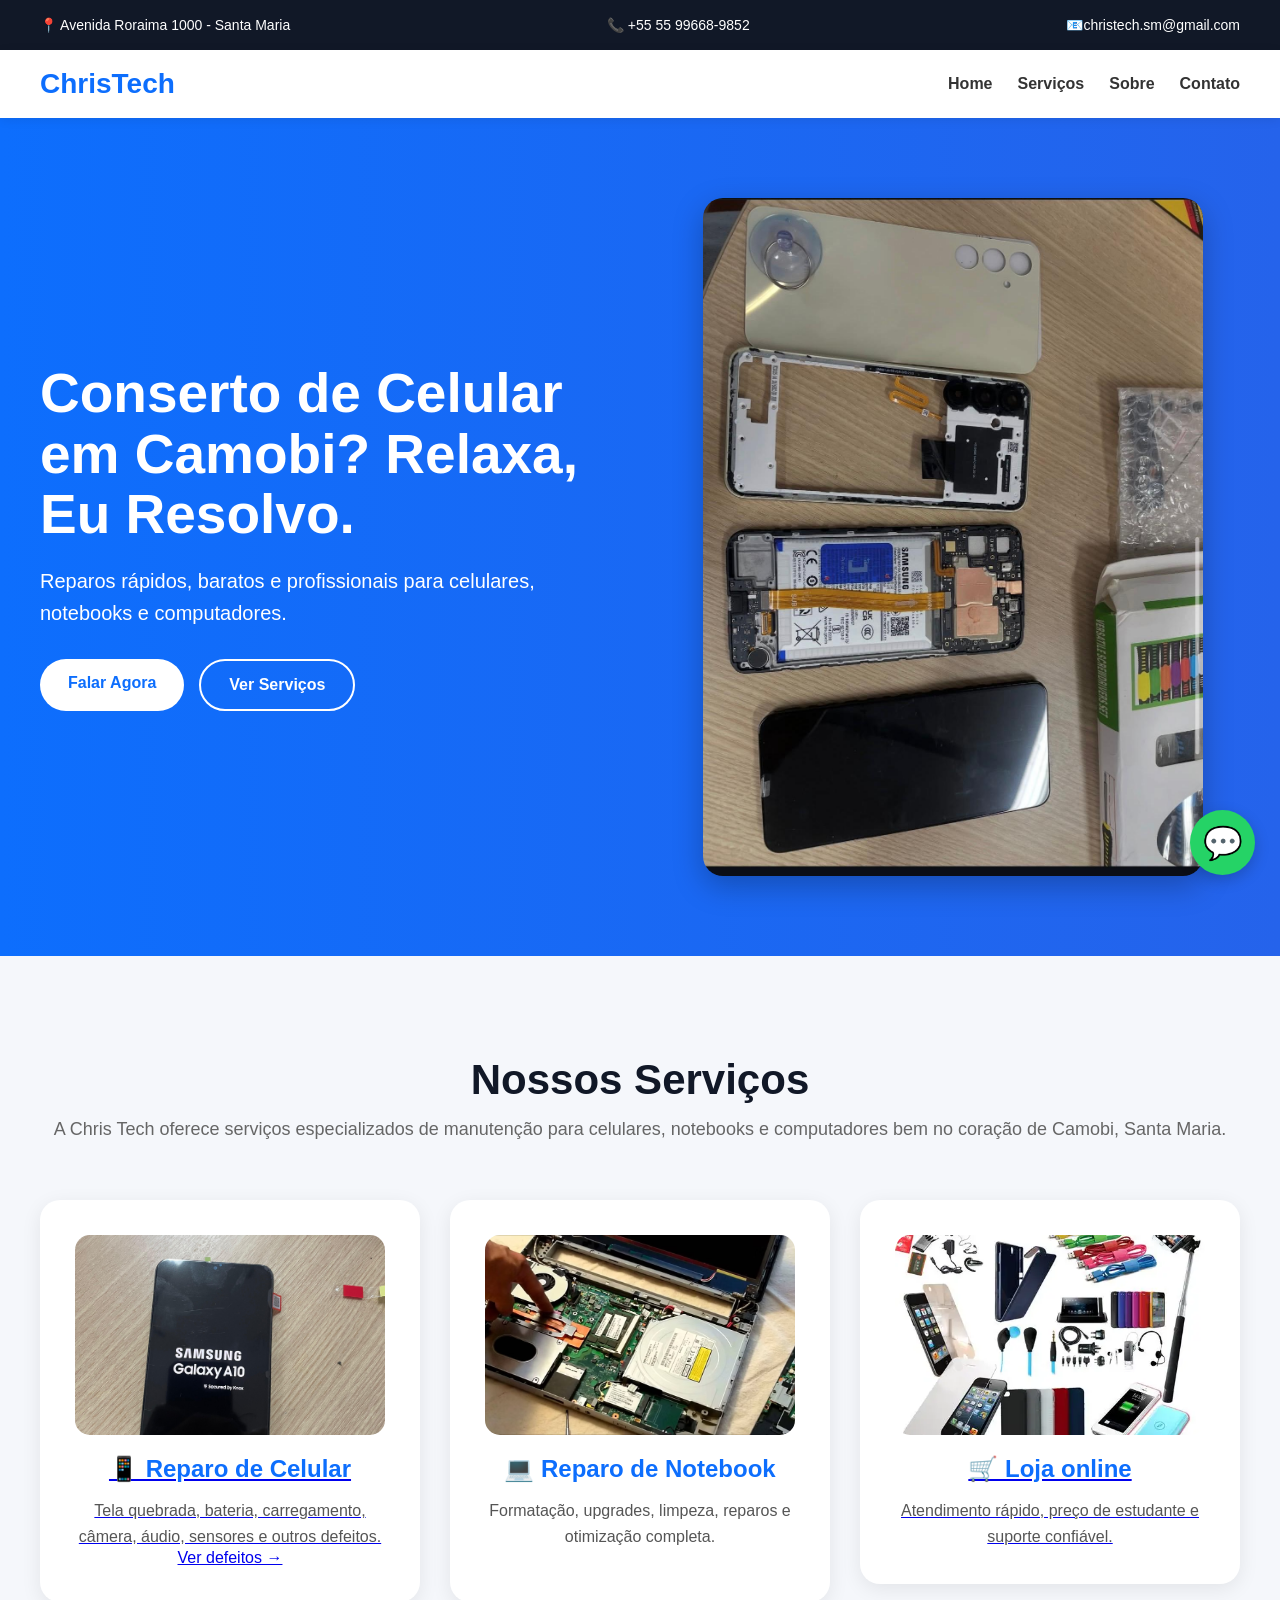
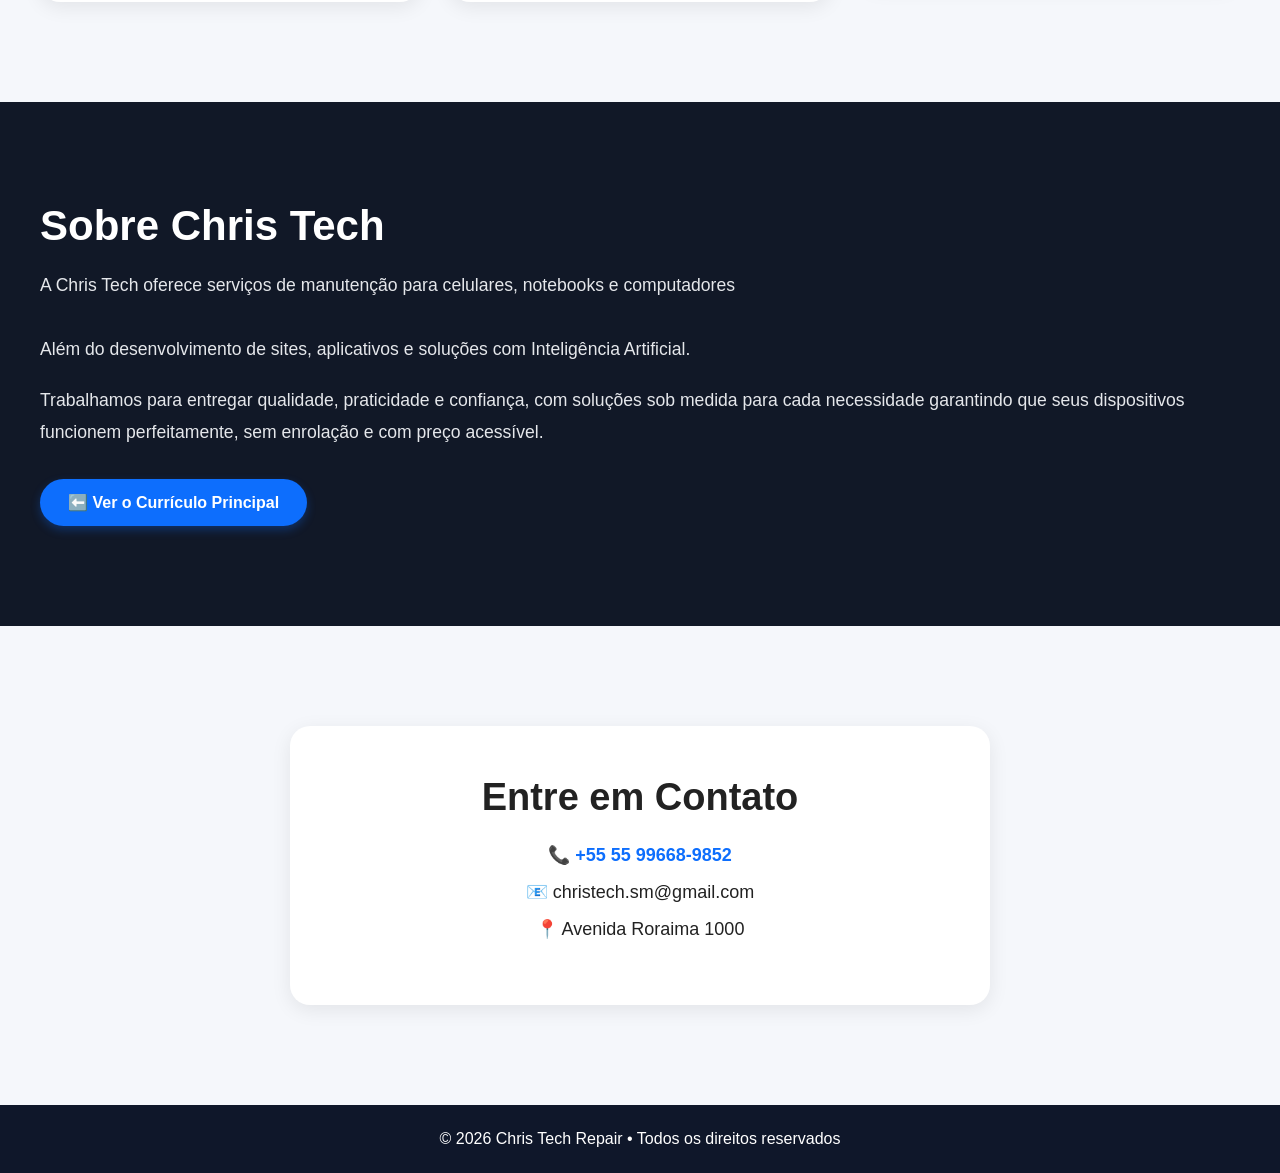
<file: index.html>
<html lang="pt-BR">
<head>
    <link rel="canonical" href="https://loja.christech-sm.workers.dev/">

<meta charset="UTF-8" />
<meta name="viewport" content="width=device-width, initial-scale=1.0"/>
<meta name="google-site-verification" content="ZQ9uErVaYVEAl9lxAPbhTHSlb5ZnJgMe4-XVDe241gU" />
<meta name="google-site-verification" content="z5FSrpfMyktOHPdz43reXYa7mak_BW3ewDcpeQDO23k" />

<meta name="description" content="Procurando conserto de celular em Camobi, Santa Maria? A Chris Tech oferece reparo rápido de telas, baterias e notebooks com preço justo. Fale conosco!">

<title>Conserto de Celular em Camobi Santa Maria | Chris Tech Repair</title>
<link rel="icon" href="images/christechlogo.jpg" type="image/png">

<style>
    /* RESET */
    * {
        margin:0;
        padding:0;
        box-sizing:border-box;
        font-family:Arial, sans-serif;
    }

    html {
        scroll-behavior:smooth;
    }

    body {
        background:#f5f7fb;
        color:#222;
    }

    /* TOP BAR */
    .top-bar {
        background:#111827;
        color:white;
        padding:12px 40px;
        display:flex;
        justify-content:space-between;
        flex-wrap:wrap;
        font-size:14px;
    }

    .top-bar span {
        margin:5px 0;
    }

    /* NAVBAR */
    nav {
        background:white;
        padding:18px 40px;
        display:flex;
        justify-content:space-between;
        align-items:center;
        box-shadow:0 2px 10px rgba(0,0,0,0.08);
        position:sticky;
        top:0;
        z-index:1000;
    }

    .logo {
        font-size:28px;
        font-weight:bold;
        color:#0d6efd;
    }

    .nav-links {
        display:flex;
        gap:25px;
    }

    .nav-links a {
        text-decoration:none;
        color:#333;
        font-weight:bold;
        transition:0.3s;
    }

    .nav-links a:hover {
        color:#0d6efd;
    }

    /* HERO */
    .hero {
        min-height:90vh;
        display:flex;
        justify-content:center;
        align-items:center;
        padding:80px 40px;
        background:linear-gradient(to right,#0d6efd,#2563eb);
        color:white;
    }

    .hero-container {
        max-width:1200px;
        width:100%;
        display:flex;
        align-items:center;
        justify-content:space-between;
        gap:50px;
        flex-wrap:wrap;
    }

    .hero-text {
        flex:1;
    }

    .hero-text h1 {
        font-size:55px;
        margin-bottom:20px;
        line-height:1.1;
    }

    .hero-text p {
        font-size:20px;
        margin-bottom:30px;
        line-height:1.6;
    }

    .hero-buttons {
        display:flex;
        gap:15px;
        flex-wrap:wrap;
    }

    .btn {
        padding:15px 28px;
        border-radius:40px;
        text-decoration:none;
        font-weight:bold;
        transition:0.3s;
    }

    .btn-primary {
        background:white;
        color:#0d6efd;
    }

    .btn-primary:hover {
        transform:translateY(-4px);
        box-shadow: 0 5px 15px rgba(255,255,255,0.2);
    }

    .btn-secondary {
        border:2px solid white;
        color:white;
    }

    .btn-secondary:hover {
        background:white;
        color:#0d6efd;
    }

    .hero-image {
        flex:1;
        text-align:center;
    }

    .hero-image img {
        width:100%;
        max-width:500px;
        border-radius:20px;
        box-shadow:0 10px 30px rgba(0,0,0,0.25);
    }

    /* SERVICES */
    .services {
        padding:100px 40px;
        text-align:center;
    }

    .section-title {
        font-size:42px;
        margin-bottom:15px;
        color:#111827;
    }

    .section-subtitle {
        color:#666;
        margin-bottom:60px;
        font-size:18px;
    }

    .service-grid {
        display:grid;
        grid-template-columns:repeat(auto-fit,minmax(280px,1fr));
        gap:30px;
    }

    .card {
        background:white;
        padding:35px;
        border-radius:20px;
        box-shadow:0 5px 20px rgba(0,0,0,0.08);
        transition:0.3s;
    }

    .card:hover {
        transform:translateY(-10px);
        box-shadow:0 12px 25px rgba(0,0,0,0.12);
    }

    .card img {
        width:100%;
        height:200px;
        object-fit:cover;
        border-radius:15px;
        margin-bottom:20px;
    }

    .card h3 {
        margin-bottom:15px;
        color:#0d6efd;
        font-size:24px;
    }

    .card p {
        color:#555;
        line-height:1.6;
    }

    /* ABOUT */
    .about {
        padding:100px 40px;
        background:#111827;
        color:white;
    }

    .about-container {
        max-width:1200px;
        margin:auto;
        display:flex;
        align-items:center;
        gap:50px;
        flex-wrap:wrap;
    }

    .about-text {
        flex:1;
        text-align:left;
    }

    .about-text h2 {
        font-size:42px;
        margin-bottom:20px;
        color:#ffffff;
    }

    .about-text p {
        line-height:1.8;
        font-size:1.1rem;
        margin-bottom:20px;
        color:#e5e7eb;
    }

    .about-image {
        flex:1;
    }

    .about-image img {
        width:100%;
        border-radius:20px;
        box-shadow:0 10px 25px rgba(0,0,0,0.5);
    }

    /* ACTIONS & BACK BUTTON */
    .about-actions {
        margin-top: 30px;
        text-align: left;
    }

    .btn-back {
        display: inline-block;
        background: #0d6efd;
        color: #fff;
        padding: 14px 28px;
        border-radius: 40px;
        font-weight: bold;
        text-decoration: none;
        transition: all 0.3s ease;
        box-shadow: 0 4px 10px rgba(13, 110, 253, 0.3);
    }

    .btn-back:hover {
        background: #0b5ed7;
        transform: translateY(-3px);
        box-shadow: 0 6px 15px rgba(13, 110, 253, 0.5);
    }

    /* CONTACT */
    .contact {
        padding:100px 40px;
        text-align:center;
    }

    .contact-box {
        max-width:700px;
        margin:auto;
        background:white;
        padding:50px;
        border-radius:20px;
        box-shadow:0 5px 20px rgba(0,0,0,0.08);
    }

    .contact-box h2 {
        margin-bottom:25px;
        font-size:38px;
    }

    .contact-box p {
        margin:15px 0;
        font-size:18px;
    }

    /* WHATSAPP */
    .whatsapp {
        position:fixed;
        bottom:25px;
        right:25px;
        background:#25D366;
        color:white;
        width:65px;
        height:65px;
        border-radius:50%;
        display:flex;
        justify-content:center;
        align-items:center;
        font-size:32px;
        text-decoration:none;
        box-shadow:0 5px 15px rgba(0,0,0,0.2);
        transition: 0.3s ease;
        z-index: 999;
    }

    .whatsapp:hover {
        transform: scale(1.1);
    }

    /* FOOTER */
    footer {
        background:#0f172a;
        color:white;
        text-align:center;
        padding:25px;
    }

    /* MOBILE RESPONSIVE */
    @media(max-width:900px){
        .hero-text h1{
            font-size:40px;
        }

        .hero{
            text-align:center;
        }

        .hero-buttons {
            justify-content: center;
        }

        .nav-links{
            display:none;
        }

        .top-bar{
            flex-direction:column;
            text-align:center;
        }

        .about-text {
            text-align: center;
        }

        .about-actions {
            text-align: center;
        }
    }
</style>
</head>

<body>

<div class="top-bar">
    <span>📍 Avenida Roraima 1000 - Santa Maria</span>
    <span><a href="redirect.html" style="color: inherit; text-decoration: none;">📞 +55 55 99668-9852</a></span>
    <span>📧christech.sm@gmail.com</span>
</div>

<nav>
    <div class="logo">ChrisTech</div>
    <div class="nav-links">
        <a href="#">Home</a>
        <a href="device_defect_catalog/telas.html">Serviços</a>
        <a href="#about">Sobre</a>
        <a href="#contact">Contato</a>
    </div>
</nav>

<section class="hero">
    <div class="hero-container">
        <div class="hero-text">
            <h1>Conserto de Celular em Camobi? Relaxa, Eu Resolvo.</h1>
            <p>
                Reparos rápidos, baratos e profissionais para celulares,
                notebooks e computadores.
            </p>
            <div class="hero-buttons">
                <a href="redirect.html" class="btn btn-primary">Falar Agora</a>
                <a href="device_defect_catalog/telas.html" class="btn btn-secondary">Ver Serviços</a>
            </div>
        </div>
        <div class="hero-image">
            <img src="repair.jpg" alt="Repair">
        </div>
    </div>
</section>

<section class="services" id="services">
    <h2 class="section-title">Nossos Serviços</h2>
    <p class="section-subtitle">
        A Chris Tech oferece serviços especializados de manutenção para celulares, notebooks e computadores bem no coração de Camobi, Santa Maria.
    </p>
   <a href="device_defect_catalog/telas.html" class="service-link">
<div class="service-grid">
    <div class="card">
        <img
            src="phone-repair.jpg"
            alt="Conserto de celular em Camobi - Chris Tech">
        <h3>📱 Reparo de Celular</h3>
        <p>
            Tela quebrada, bateria, carregamento, câmera,
            áudio, sensores e outros defeitos.
        </p>

        <span class="service-button">
            Ver defeitos →
        </span>
    </div>
   </a>


        <div class="card">
            <img src="laptop-repair.jpg" alt="Laptop Repair">
            <h3>💻 Reparo de Notebook</h3>
            <p>
                Formatação, upgrades, limpeza,
                reparos e otimização completa.
            </p>
        </div>

        <a href="store.html"><div class="card">
            <img src="loja.webp" alt="Loja">
            <h3>🛒 Loja online</h3></h3>
            <p>
                Atendimento rápido, preço de estudante
                e suporte confiável.
            </p>
        </div></a>
    </div>
</section>

<section class="about" id="about">
    <div class="about-container">
        <div class="about-text">
            <h2>Sobre Chris Tech</h2>
            <p>
                A Chris Tech oferece serviços de manutenção para celulares, notebooks e computadores <br><br>
                Além do desenvolvimento de sites, aplicativos e soluções com Inteligência Artificial.
            <p>
               Trabalhamos para entregar qualidade, praticidade e confiança, com soluções sob medida para cada necessidade garantindo que seus dispositivos funcionem perfeitamente, sem enrolação e com preço acessível.
            </p>
            </p>
            
            <div class="about-actions">
                <a href="curriculum.html" class="btn-back">⬅️ Ver o Currículo Principal</a>
            </div>
        </div>
    </div>
</section>

<section class="contact" id="contact">
    <div class="contact-box">
        <h2>Entre em Contato</h2>
        <p><a href="redirect.html" style="color: #0d6efd; text-decoration: none; font-weight: bold;">📞 +55 55 99668-9852</a></p>
        <p>📧 christech.sm@gmail.com</p>
        <p>📍 Avenida Roraima 1000</p>
    </div>
</section>

<a class="whatsapp" href="redirect.html">💬</a>

<footer>
    <p>© 2026 Chris Tech Repair • Todos os direitos reservados</p>
</footer>
<script type="application/ld+json">
{
  "@context": "https://schema.org",
  "@type": "LocalBusiness",
  "name": "Chris Tech Repair",
  "image": "images/christechlogo.jpg",
  "telephone": "+55 55 99668-9852",
  "email": "christech.sm@gmail.com",
  "address": {
    "@type": "PostalAddress",
    "streetAddress": "Avenida Roraima 1000",
    "addressLocality": "Santa Maria",
    "addressRegion": "RS",
    "addressCountry": "BR"
  },
  "url": "https://loja.christech-sm.workers.dev/",
  "openingHours": "Mo-Su 08:00-21:00"
}
</script>
</body>
    <!-- Google tag (gtag.js) -->
<script async src="https://www.googletagmanager.com/gtag/js?id=G-8LWKJB76ZL">
</script>
<script>
  window.dataLayer = window.dataLayer || [];
  function gtag(){dataLayer.push(arguments);}
  gtag('js', new Date());

  gtag('config', 'G-8LWKJB76ZL');
</script>
</body>
    
</html>
</file>
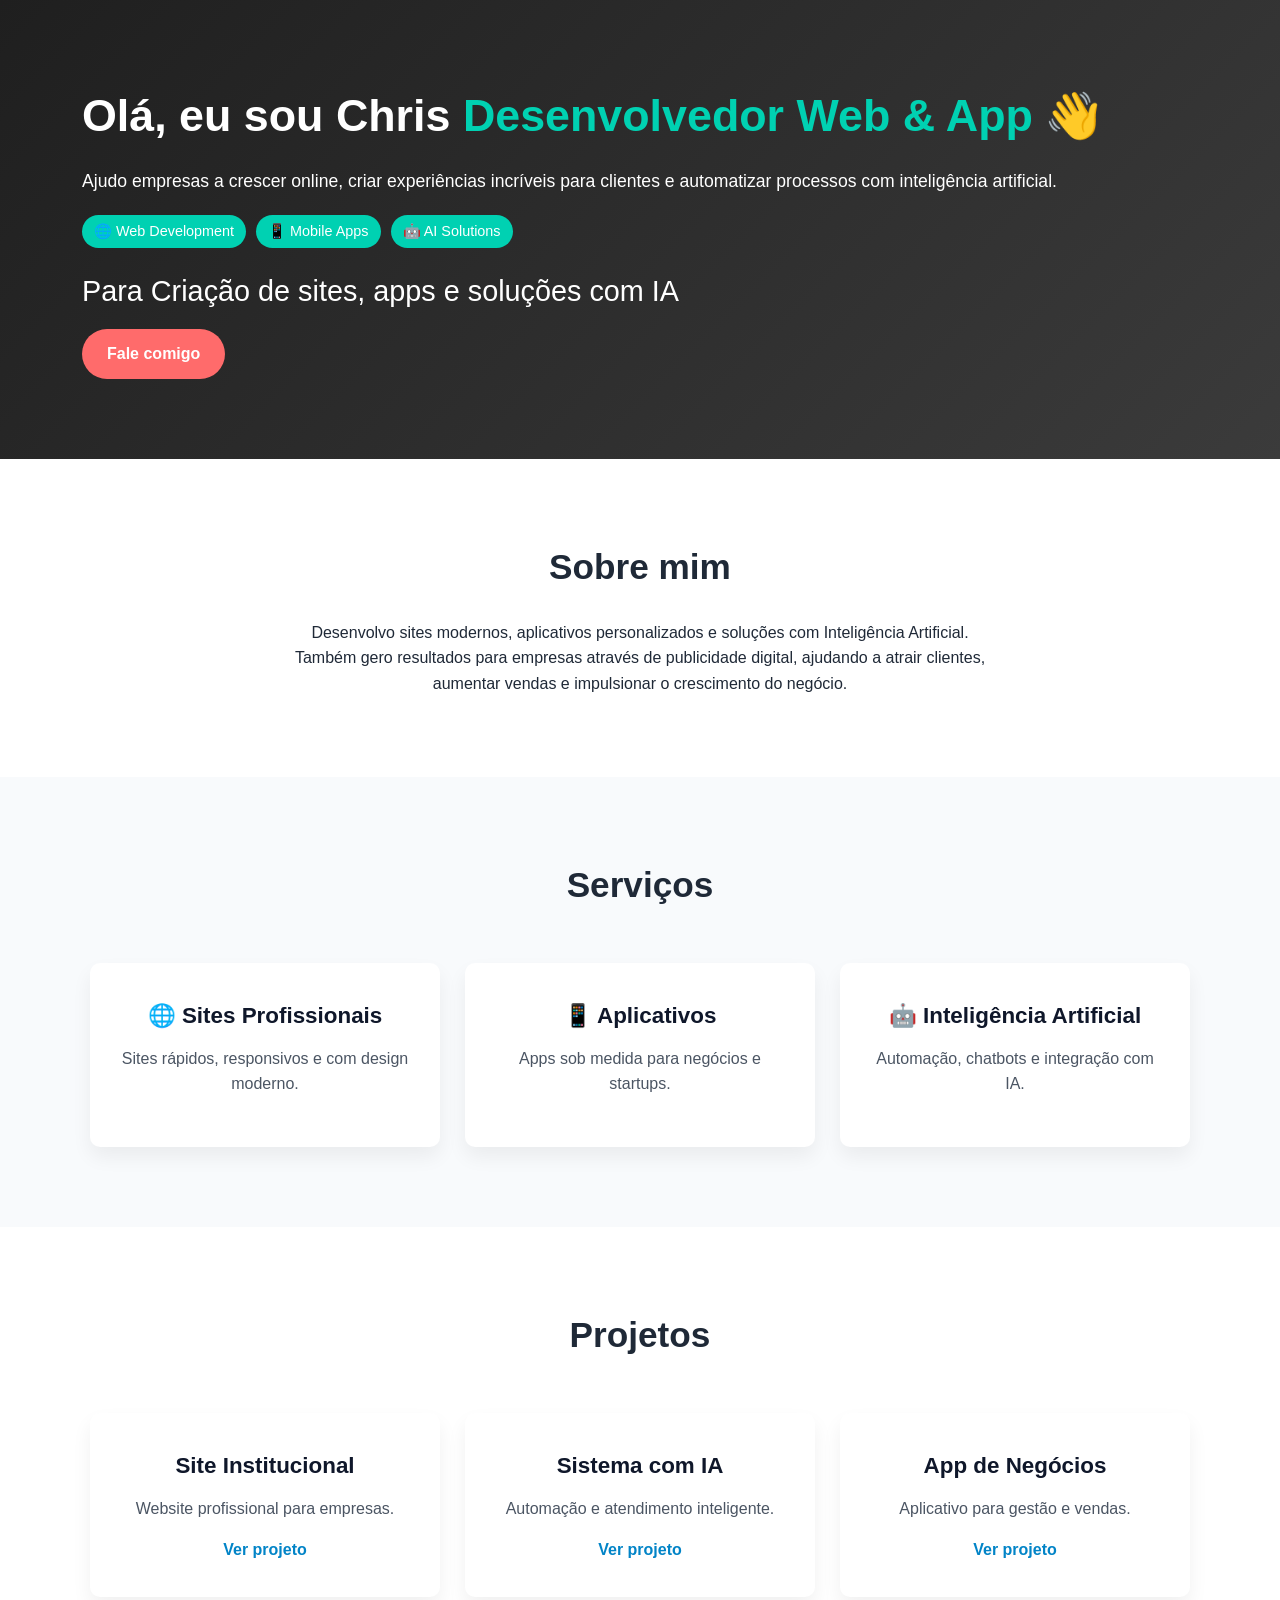
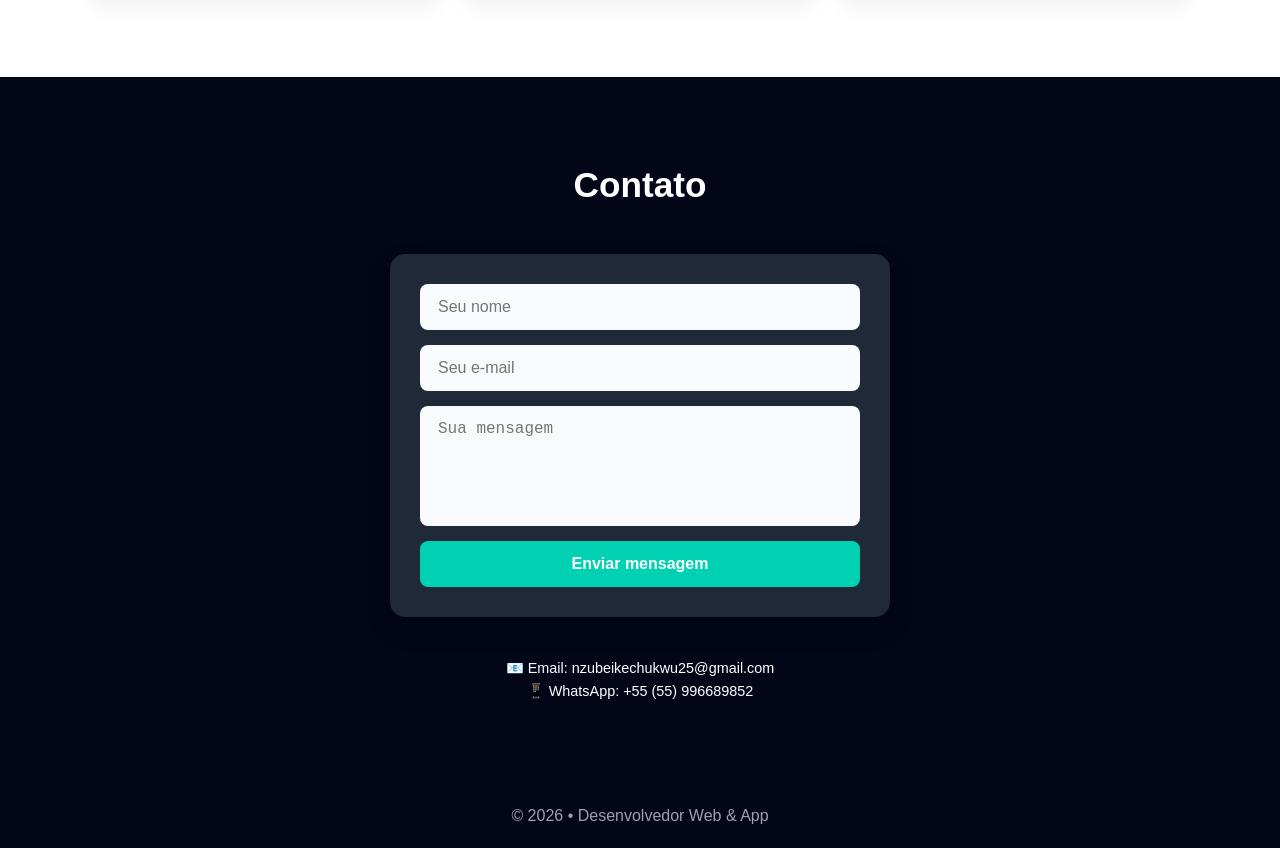
<file: curriculum.html>
<html lang="pt-BR">
<head>
  <meta charset="UTF-8" />
  <meta name="viewport" content="width=device-width, initial-scale=1.0" />
  <title>Portfólio | Desenvolvedor</title>
  <link rel="icon" href="images/christechlogo.jpg" type="image/png">

  <style>
    /* RESET */
    * { margin:0; padding:0; box-sizing:border-box; }
    body { font-family: Arial, Helvetica, sans-serif; color:#1f2937; line-height:1.6; background:#ffffff; }
    a { text-decoration: none; }
    .container { width:90%; max-width:1100px; margin:auto; }

    /* HERO */
    .hero { padding:80px 20px; background: linear-gradient(135deg,#1f1f1f,#3b3b3b); color:#fff; }
    .hero-content { display:flex; flex-wrap:wrap; align-items:center; justify-content:space-between; max-width:1200px; margin:auto; }
    .hero-text { flex:1 1 500px; margin-right:20px; }
    .hero-text h1 { font-size:2.8rem; margin-bottom:15px; }
    .hero-text h1 span { color:#00d1b2; }
    .hero-text h2 { font-size:1.8rem; margin-bottom:15px; color:#fff; font-weight:400; }
    .hero-text p { font-size:1.1rem; margin-bottom:20px; line-height:1.6; }
    .hero-skills { display:flex; gap:10px; flex-wrap:wrap; margin-bottom:20px; }
    .hero-skills span { background:#00d1b2; color:#fff; padding:5px 12px; border-radius:20px; font-size:0.9rem; }
    .btn { display:inline-block; background:#ff6b6b; color:#fff; padding:12px 25px; border-radius:30px; font-weight:bold; transition:all 0.3s ease; }
    .btn:hover { background:#ff4757; }

    .hero-image { flex:1 1 400px; text-align:center; max-width:400px; margin:auto; }
    .hero-image img { width:100%; height:auto; border-radius:15px; box-shadow:0 12px 25px rgba(0,0,0,0.3); object-fit:cover; }

    /* SECTIONS */
    .section { padding:80px 0; text-align:center; }
    .section h2 { font-size:2.2rem; margin-bottom:25px; }
    .section p { max-width:700px; margin:auto; }
    .light { background:#f8fafc; }
    .dark { background:#020617; color:white; }

    /* THE FIXED RESPONSIVE GRID */
    /* THE FIXED RESPONSIVE GRID */
    .grid { 
      display: grid;
      grid-template-columns: repeat(3, 1fr); /* Força exatamente 3 colunas por linha */
      align-items: stretch; 
      gap: 25px; 
      margin-top: 50px; 
      text-align: left; /* Corrige o alinhamento do texto herdado da seção */
    }

    /* RESPONSIVIDADE PARA TELAS MENORES (TABLETS E CELULARES) */
    @media screen and (max-width: 768px) {
      .grid {
        grid-template-columns: repeat(auto-fit, minmax(250px, 1fr)); /* Quebra linha em telas pequenas */
      }
    }

    /* CARD-LINKS FOR BLOCK WRAPPERS */
    .card-link {
      text-decoration: none;
      color: inherit;
      display: flex; /* Forces the link container to take the full grid height */
    }
    
    .card-link .card, .card-link .project {
      width: 100%; /* Ensures inner blocks stretch perfectly inside clickable anchors */
    }

    /* BLOCKS (CARDS & PROJECTS) */
    .card, .project { 
      background: white; 
      padding: 35px 25px; 
      border-radius: 10px; 
      box-shadow: 0 10px 20px rgba(0,0,0,0.06); 
      transition: transform 0.3s ease, box-shadow 0.3s ease; 
      text-align: center;
      display: flex;
      flex-direction: column;
      justify-content: center;
      align-items: center;
      height: 100%;
    }
    
    .card h3, .project h3 { 
      margin-bottom: 12px; 
      color: #0f172a; 
      font-size: 1.4rem;
    }

    .card p, .project p {
      color: #4b5563;
      font-size: 1rem;
      margin-bottom: 15px;
    }

    /* HOVER INTERACTIONS EFFECTS */
    .card:hover, .project:hover, .card-link:hover .card, .card-link:hover .project { 
      transform: translateY(-8px); 
      box-shadow: 0 15px 30px rgba(0,0,0,0.12);
    }
    
    .link { 
      display: inline-block; 
      margin-top: auto; /* Pushes links neatly to the bottom of the block */
      color: #0284c7; 
      font-weight: bold; 
      transition: color 0.2s ease;
    }
    .link:hover { color: #0369a1; }

    /* FORM */
    .form-container { max-width:500px; margin:40px auto; position:relative; background:#1f2937; padding:30px; border-radius:15px; box-shadow:0 12px 25px rgba(0,0,0,0.2); }
    .form-container input, .form-container textarea { width:100%; padding:14px 18px; margin-bottom:15px; border-radius:8px; border:none; outline:none; font-size:1rem; background:#f8fafc; transition:all 0.3s ease; }
    .form-container input:focus, .form-container textarea:focus { box-shadow:0 0 0 3px #00d1b2; }
    .form-container textarea { resize:none; min-height:120px; }
    .form-container button { width:100%; padding:14px; border-radius:8px; border:none; font-weight:bold; cursor:pointer; background:#00d1b2; color:white; font-size:1rem; transition:all 0.3s ease; }
    .form-container button:hover { background:#00b89c; }

    /* Popup */
    #form-popup { text-align:center; font-weight:bold; font-size:14px; padding:10px 15px; border-radius:8px; box-shadow:0 6px 15px rgba(0,0,0,0.2); position:absolute; top:-60px; left:50%; transform:translateX(-50%); opacity:0; transition:all 0.5s ease; z-index:10; }

    /* FOOTER */
    .footer { background:#020617; color:#9ca3af; text-align:center; padding:20px 0; }
    .info { margin-top:20px; font-size:0.9rem; }

    /* RESPONSIVE */
    @media screen and (max-width:900px) {
      .hero-content { flex-direction:column; text-align:center; }
      .hero-text { margin-right:0; }
      .hero-image { margin-top:30px; }
    }
  </style>
</head>
<body>

  <header class="hero">
    <div class="container hero-content">
      <div class="hero-text">
        <h1>Olá, eu sou Chris
          <span>Desenvolvedor Web & App</span> 
          👋</h1>
        <p>Ajudo empresas a crescer online, criar experiências incríveis para clientes e automatizar processos com inteligência artificial.</p>
        <div class="hero-skills">
          <span>🌐 Web Development</span>
          <span>📱 Mobile Apps</span>
          <span>🤖 AI Solutions</span>
        </div>
         <h2>Para Criação de sites, apps e soluções com IA</h2>
        <a href="#contato" class="btn">Fale comigo</a>
      </div>
    <!--<div class="hero-image">
        <img src="profile.jpg" alt="Desenvolvedor Web e App" />
      </div>-->
    </div>
  </header>

  <section class="section">
    <div class="container">
      <h2>Sobre mim</h2>
      <p>Desenvolvo sites modernos, aplicativos personalizados e soluções com Inteligência Artificial. 
      Também gero resultados para empresas através de publicidade digital, ajudando a atrair clientes, 
      aumentar vendas e impulsionar o crescimento do negócio.</p>
    </div>
  </section>

  <section class="section light">
    <div class="container">
      <h2>Serviços</h2>
      <div class="grid">
        <a href="index.html" class="card-link">
          <div class="card">
            <h3>🌐 Sites Profissionais</h3>
            <p>Sites rápidos, responsivos e com design moderno.</p>
          </div>
        </a>
        <div class="card">
          <h3>📱 Aplicativos</h3>
          <p>Apps sob medida para negócios e startups.</p>
        </div>
        <div class="card">
          <h3>🤖 Inteligência Artificial</h3>
          <p>Automação, chatbots e integração com IA.</p>
        </div>
      </div>
    </div>
  </section>

  <section class="section">
    <div class="container">
      <h2>Projetos</h2>
      <div class="grid">
        <div class="project">
          <h3>Site Institucional</h3>
          <p>Website profissional para empresas.</p>
          <a href="#" class="link">Ver projeto</a>
        </div>
        <div class="project">
          <h3>Sistema com IA</h3>
          <p>Automação e atendimento inteligente.</p>
          <a href="#" class="link">Ver projeto</a>
        </div>
        <div class="project">
          <h3>App de Negócios</h3>
          <p>Aplicativo para gestão e vendas.</p>
          <a href="#" class="link">Ver projeto</a>
        </div>
      </div>
    </div>
  </section>

  <section id="contato" class="section dark">
    <div class="container">
      <h2>Contato</h2>
      <div class="form-container">
        <form id="contact-form">
          <input type="text" name="name" placeholder="Seu nome" required />
          <input type="email" name="email" placeholder="Seu e-mail" required />
          <textarea name="message" placeholder="Sua mensagem" required></textarea>
          <button type="submit">Enviar mensagem</button>
        </form>
        <div id="form-popup"></div>
      </div>
      <p class="info">
        📧 Email: nzubeikechukwu25@gmail.com <br>
        📱 WhatsApp: +55 (55) 996689852
      </p>
    </div>
  </section>

  <footer class="footer">
    <p>© 2026 • Desenvolvedor Web & App</p>
  </footer>

  <script>
    const popup = document.getElementById("form-popup");
    const form = document.getElementById("contact-form");

    form.addEventListener("submit", async function(e){
      e.preventDefault();
      const data = new FormData(form);

      try{
        const response = await fetch("https://formspree.io/f/xeelzjkw", {
          method:"POST",
          body:data,
          headers:{ Accept:"application/json" }
        });

        if(response.ok){
          form.reset();
          popup.innerText = "✅ Mensagem enviada com sucesso!";
          popup.style.background = "#4CAF50";
          popup.style.color = "#fff";
          popup.style.opacity = "1";
          popup.style.display = "block";

          setTimeout(()=>{
            popup.style.opacity="0";
            setTimeout(()=>popup.style.display="none",500);
          },3000);
        }else{
          popup.innerText="❌ Erro ao enviar. Tente novamente.";
          popup.style.background="#f44336";
          popup.style.display="block";
          popup.style.opacity="1";
          setTimeout(()=>{popup.style.opacity="0"; setTimeout(()=>popup.style.display="none",500);},3000);
        }
      }catch(error){
        alert("❌ Erro de conexão. Tente novamente.");
      }
    });
  </script>

</body>
</html>
</file>
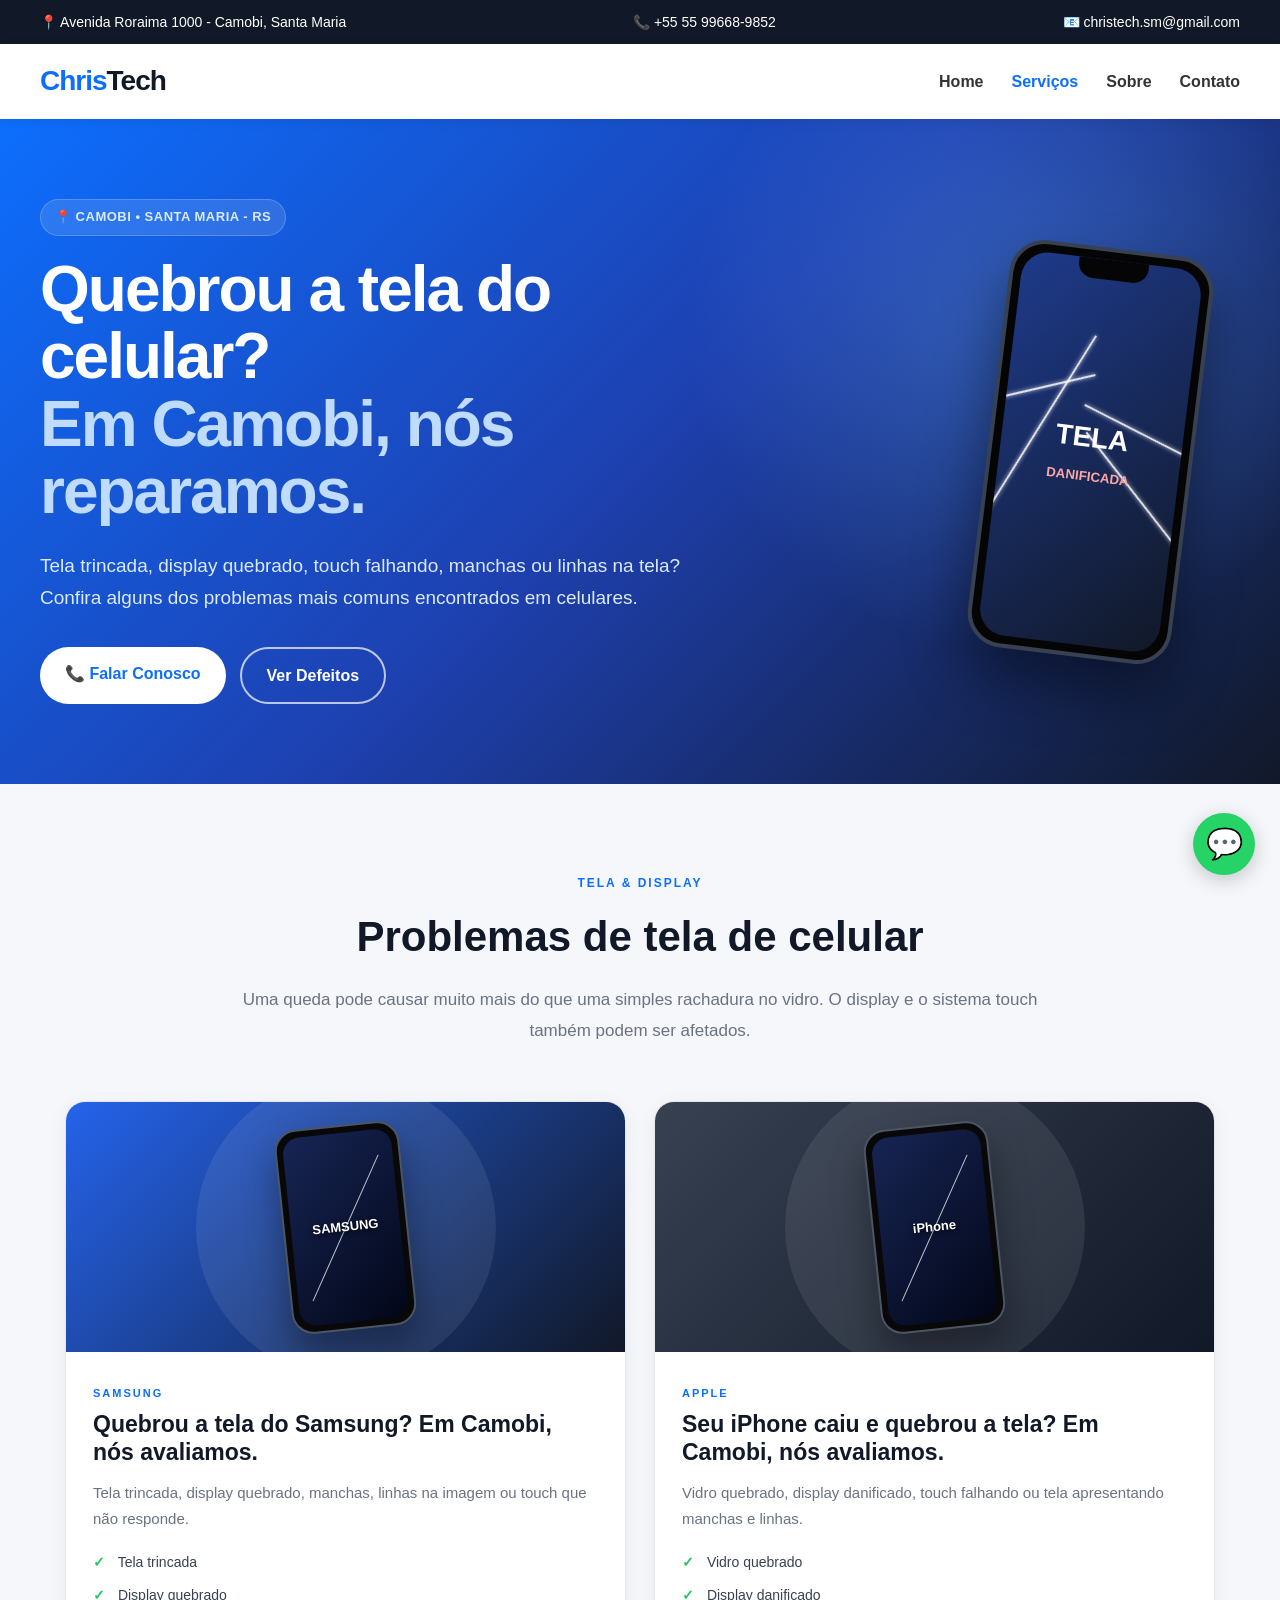
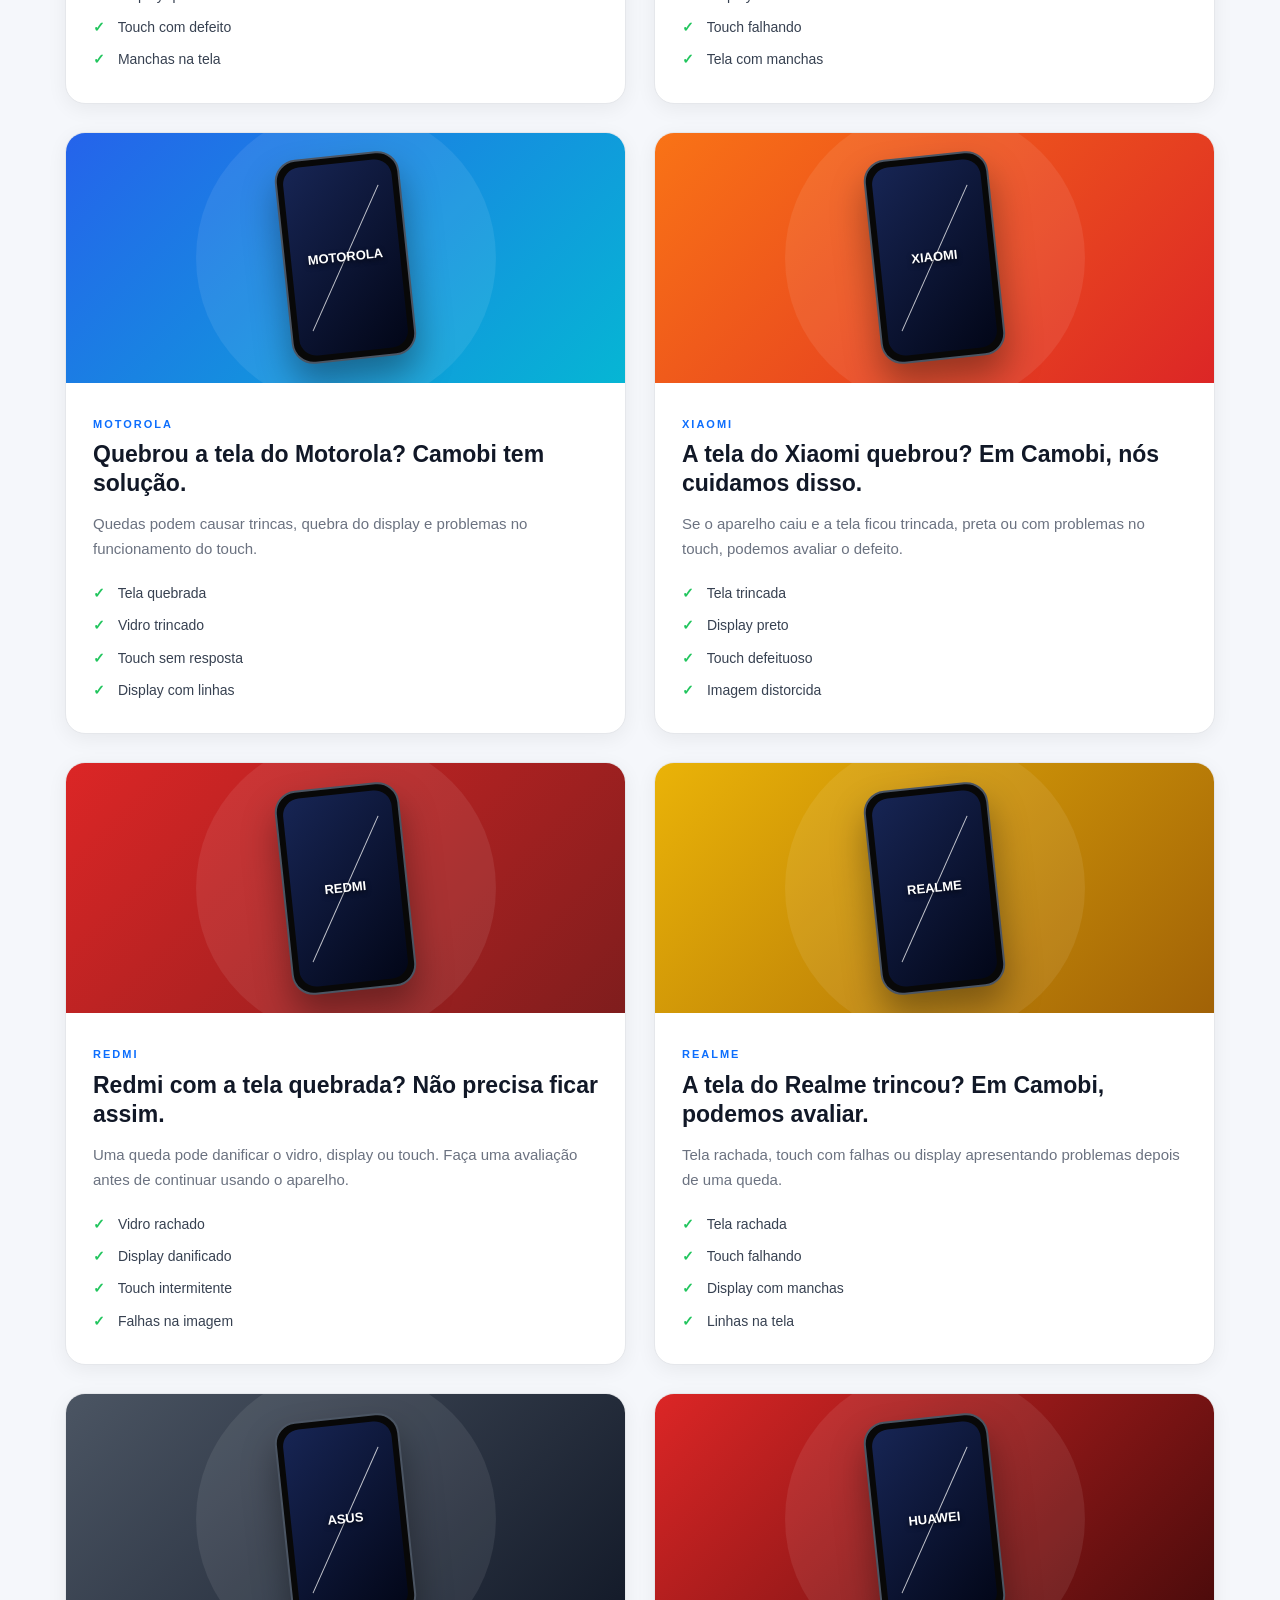
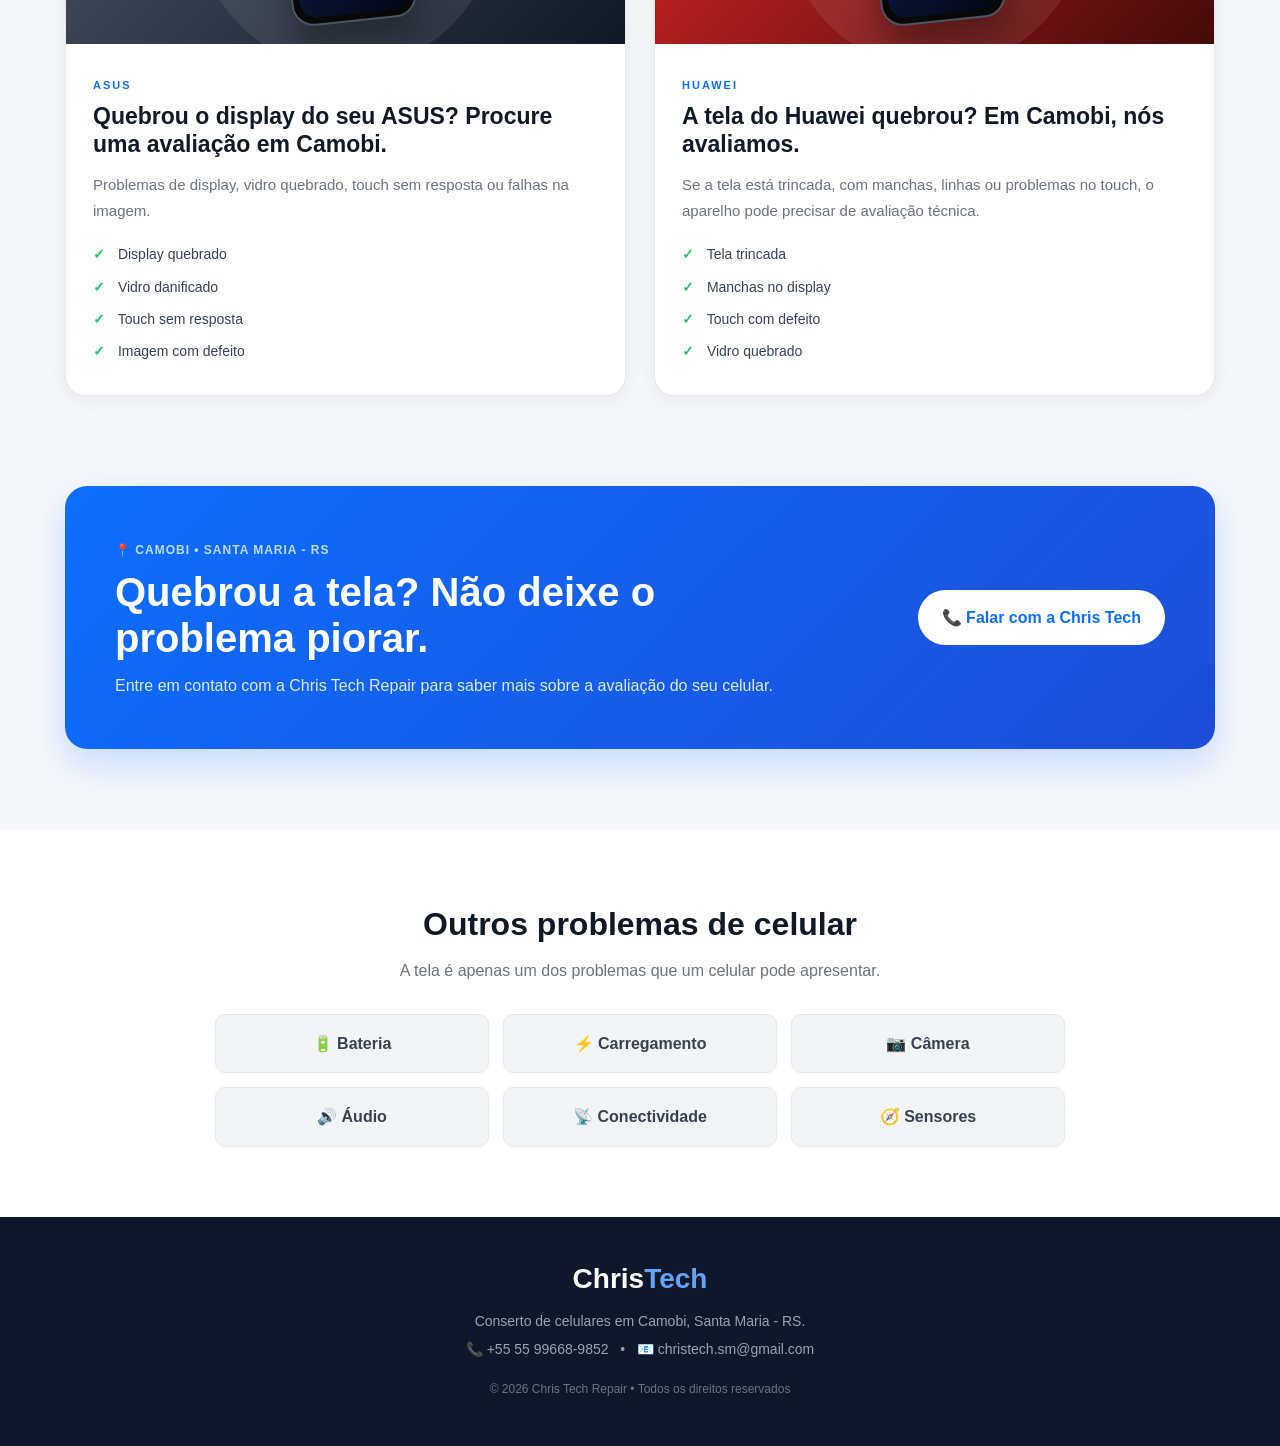
<file: device_defect_catalog/telas.html>
<!DOCTYPE html>
<html lang="pt-BR">

<head>
    <meta charset="UTF-8">
    <meta name="viewport" content="width=device-width, initial-scale=1.0">
    <meta name="google-site-verification" content="ZQ9uErVaYVEAl9lxAPbhTHSlb5ZnJgMe4-XVDe241gU">
    <meta name="google-site-verification" content="z5FSrpfMyktOHPdz43reXYa7mak_BW3ewDcpeQDO23k">
    <title> Conserto de Tela de Celular em Camobi | Chris Tech Repair </title>
    <meta name="description"
        content="Quebrou ou trincou a tela do celular em Camobi, Santa Maria? A Chris Tech Repair avalia problemas de tela, display e touch de celulares Samsung, iPhone, Motorola, Xiaomi e outras marcas.">
    <meta name="robots"   content="index, follow">
    <link rel="canonical"  href="https://loja.christech-sm.workers.dev/device_defect_catalog/telas.html">
    <meta property="og:title" content="Conserto de Tela de Celular em Camobi | Chris Tech" >
    <meta property="og:description" content="Tela quebrada ou trincada? Em Camobi, Santa Maria, a Chris Tech Repair avalia problemas de tela, display e touch.">
    <meta property="og:type" content="website">
    <meta  property="og:url" content="https://loja.christech-sm.workers.dev/device_defect_catalog/telas.html">
    <meta property="og:locale" content="pt_BR" >
   <link
        rel="icon"
        href="../images/christechlogo.jpg"
        type="image/jpeg"
    >

    <!-- CSS -->

    <link
        rel="stylesheet"
        href="telas.css"
    >
    <script type="application/ld+json">
    {
        "@context": "https://schema.org",
        "@type": "LocalBusiness",
        "name": "Chris Tech Repair",
        "image": "https://loja.christech-sm.workers.dev/images/christechlogo.jpg",
        "telephone": "+55 55 99668-9852",
        "email": "christech.sm@gmail.com",
        "url": "https://loja.christech-sm.workers.dev/",
        "address": {
            "@type": "PostalAddress",
            "streetAddress": "Avenida Roraima 1000 Camobi",
            "addressLocality": "Santa Maria",
            "addressRegion": "RS",
            "addressCountry": "BR"
        },
        "areaServed": {
            "@type": "Place",
            "name": "Camobi, Santa Maria, Rio Grande do Sul"
        }
    }
    </script>

</head>
<body>
<div class="top-bar">
    <span>
        📍 Avenida Roraima 1000 - Camobi, Santa Maria
    </span>
    <span>
        📞
        <a href="../redirect.html">
            +55 55 99668-9852
        </a>
    </span>

    <span>
        📧 christech.sm@gmail.com
    </span>
</div>
<nav class="navbar">
    <a href="../index.html"
        class="logo"
    >
        Chris<span>Tech</span>
    </a>
    <div class="nav-links">
      <a href="../index.html">
            Home
        </a>
        <a
            href="../index.html#services"
            class="active"
        >
            Serviços
        </a>
        <a href="../index.html#about">
            Sobre
        </a>
        <a href="../index.html#contact">
            Contato
        </a>
    </div>
</nav>
<header class="hero">
    <div class="hero-container">
        <div class="hero-text">
            <div class="location">
                📍 CAMOBI • SANTA MARIA - RS
            </div>
            <h1>
                Quebrou a tela do celular?
                <span>
                    Em Camobi, nós reparamos.
                </span>
            </h1>
            <p>
                Tela trincada, display quebrado, touch
                falhando, manchas ou linhas na tela?
                Confira alguns dos problemas mais comuns
                encontrados em celulares.
            </p>
            <div class="hero-buttons">
                <a href="../redirect.html" class="btn btn-primary">
                    📞 Falar Conosco
                </a>
                <a
                    href="#defeitos"
                    class="btn btn-secondary"
                >
                    Ver Defeitos
                </a>

            </div>
        </div>
        <div class="hero-phone">
            <div class="phone-mockup">
                <div class="phone-screen">
                    <div class="crack crack-1"></div>
                    <div class="crack crack-2"></div>
                    <div class="crack crack-3"></div>
                    <div class="crack crack-4"></div>
                    <span>
                        TELA
                    </span>
                    <small>
                        DANIFICADA
                    </small>
                </div>
            </div>
        </div>
    </div>
</header>
<!-- =====================================================
     INTRO
===================================================== -->

<section class="intro">

    <span class="section-label">
        TELA & DISPLAY
    </span>

    <h2>
        Problemas de tela de celular
    </h2>

    <p>
        Uma queda pode causar muito mais do que uma simples
        rachadura no vidro. O display e o sistema touch também
        podem ser afetados.
    </p>

</section>


<!-- =====================================================
     DEFECTS
===================================================== -->

<section
    class="defects-section"
    id="defeitos"
>

    <div class="defects-grid">


        <!-- =================================================
             SAMSUNG
        ================================================== -->

        <article class="phone-card">

            <div class="phone-visual samsung">

                <div class="mini-phone">

                    <div class="mini-screen cracked">

                        <span>
                            SAMSUNG
                        </span>

                    </div>

                </div>

            </div>


            <div class="card-content">

                <span class="brand">
                    SAMSUNG
                </span>

                <h2>
                    Quebrou a tela do Samsung?
                    Em Camobi, nós avaliamos.
                </h2>

                <p>
                    Tela trincada, display quebrado,
                    manchas, linhas na imagem ou touch
                    que não responde.
                </p>

                <ul>

                    <li>
                        Tela trincada
                    </li>

                    <li>
                        Display quebrado
                    </li>

                    <li>
                        Touch com defeito
                    </li>

                    <li>
                        Manchas na tela
                    </li>

                </ul>

            </div>

        </article>


        <!-- =================================================
             IPHONE
        ================================================== -->

        <article class="phone-card">

            <div class="phone-visual iphone">

                <div class="mini-phone">

                    <div class="mini-screen cracked">

                        <span>
                            iPhone
                        </span>

                    </div>

                </div>

            </div>


            <div class="card-content">

                <span class="brand">
                    APPLE
                </span>

                <h2>
                    Seu iPhone caiu e quebrou a tela?
                    Em Camobi, nós avaliamos.
                </h2>

                <p>
                    Vidro quebrado, display danificado,
                    touch falhando ou tela apresentando
                    manchas e linhas.
                </p>

                <ul>

                    <li>
                        Vidro quebrado
                    </li>

                    <li>
                        Display danificado
                    </li>

                    <li>
                        Touch falhando
                    </li>

                    <li>
                        Tela com manchas
                    </li>

                </ul>

            </div>

        </article>


        <!-- =================================================
             MOTOROLA
        ================================================== -->

        <article class="phone-card">

            <div class="phone-visual motorola">

                <div class="mini-phone">

                    <div class="mini-screen cracked">

                        <span>
                            MOTOROLA
                        </span>

                    </div>

                </div>

            </div>


            <div class="card-content">

                <span class="brand">
                    MOTOROLA
                </span>

                <h2>
                    Quebrou a tela do Motorola?
                    Camobi tem solução.
                </h2>

                <p>
                    Quedas podem causar trincas, quebra
                    do display e problemas no funcionamento
                    do touch.
                </p>

                <ul>

                    <li>
                        Tela quebrada
                    </li>

                    <li>
                        Vidro trincado
                    </li>

                    <li>
                        Touch sem resposta
                    </li>

                    <li>
                        Display com linhas
                    </li>

                </ul>

            </div>

        </article>


        <!-- =================================================
             XIAOMI
        ================================================== -->

        <article class="phone-card">

            <div class="phone-visual xiaomi">

                <div class="mini-phone">

                    <div class="mini-screen cracked">

                        <span>
                            XIAOMI
                        </span>

                    </div>

                </div>

            </div>


            <div class="card-content">

                <span class="brand">
                    XIAOMI
                </span>

                <h2>
                    A tela do Xiaomi quebrou?
                    Em Camobi, nós cuidamos disso.
                </h2>

                <p>
                    Se o aparelho caiu e a tela ficou
                    trincada, preta ou com problemas
                    no touch, podemos avaliar o defeito.
                </p>

                <ul>

                    <li>
                        Tela trincada
                    </li>

                    <li>
                        Display preto
                    </li>

                    <li>
                        Touch defeituoso
                    </li>

                    <li>
                        Imagem distorcida
                    </li>

                </ul>

            </div>

        </article>


        <!-- =================================================
             REDMI
        ================================================== -->

        <article class="phone-card">

            <div class="phone-visual redmi">

                <div class="mini-phone">

                    <div class="mini-screen cracked">

                        <span>
                            REDMI
                        </span>

                    </div>

                </div>

            </div>


            <div class="card-content">

                <span class="brand">
                    REDMI
                </span>

                <h2>
                    Redmi com a tela quebrada?
                    Não precisa ficar assim.
                </h2>

                <p>
                    Uma queda pode danificar o vidro,
                    display ou touch. Faça uma avaliação
                    antes de continuar usando o aparelho.
                </p>

                <ul>

                    <li>
                        Vidro rachado
                    </li>

                    <li>
                        Display danificado
                    </li>

                    <li>
                        Touch intermitente
                    </li>

                    <li>
                        Falhas na imagem
                    </li>

                </ul>

            </div>

        </article>


        <!-- =================================================
             REALME
        ================================================== -->

        <article class="phone-card">

            <div class="phone-visual realme">

                <div class="mini-phone">

                    <div class="mini-screen cracked">

                        <span>
                            REALME
                        </span>

                    </div>

                </div>

            </div>


            <div class="card-content">

                <span class="brand">
                    REALME
                </span>

                <h2>
                    A tela do Realme trincou?
                    Em Camobi, podemos avaliar.
                </h2>

                <p>
                    Tela rachada, touch com falhas ou
                    display apresentando problemas depois
                    de uma queda.
                </p>

                <ul>

                    <li>
                        Tela rachada
                    </li>

                    <li>
                        Touch falhando
                    </li>

                    <li>
                        Display com manchas
                    </li>

                    <li>
                        Linhas na tela
                    </li>

                </ul>

            </div>

        </article>


        <!-- =================================================
             ASUS
        ================================================== -->

        <article class="phone-card">

            <div class="phone-visual asus">

                <div class="mini-phone">

                    <div class="mini-screen cracked">

                        <span>
                            ASUS
                        </span>

                    </div>

                </div>

            </div>


            <div class="card-content">

                <span class="brand">
                    ASUS
                </span>

                <h2>
                    Quebrou o display do seu ASUS?
                    Procure uma avaliação em Camobi.
                </h2>

                <p>
                    Problemas de display, vidro quebrado,
                    touch sem resposta ou falhas na imagem.
                </p>

                <ul>

                    <li>
                        Display quebrado
                    </li>

                    <li>
                        Vidro danificado
                    </li>

                    <li>
                        Touch sem resposta
                    </li>

                    <li>
                        Imagem com defeito
                    </li>

                </ul>

            </div>

        </article>


        <!-- =================================================
             HUAWEI
        ================================================== -->

        <article class="phone-card">

            <div class="phone-visual huawei">

                <div class="mini-phone">

                    <div class="mini-screen cracked">

                        <span>
                            HUAWEI
                        </span>

                    </div>

                </div>

            </div>


            <div class="card-content">

                <span class="brand">
                    HUAWEI
                </span>

                <h2>
                    A tela do Huawei quebrou?
                    Em Camobi, nós avaliamos.
                </h2>

                <p>
                    Se a tela está trincada, com manchas,
                    linhas ou problemas no touch, o aparelho
                    pode precisar de avaliação técnica.
                </p>

                <ul>

                    <li>
                        Tela trincada
                    </li>

                    <li>
                        Manchas no display
                    </li>

                    <li>
                        Touch com defeito
                    </li>

                    <li>
                        Vidro quebrado
                    </li>

                </ul>

            </div>

        </article>


    </div>

</section>


<!-- =====================================================
     CTA
===================================================== -->

<section class="cta">

    <div class="cta-content">

        <span>
            📍 CAMOBI • SANTA MARIA - RS
        </span>

        <h2>
            Quebrou a tela?
            Não deixe o problema piorar.
        </h2>

        <p>
            Entre em contato com a Chris Tech Repair
            para saber mais sobre a avaliação do seu celular.
        </p>

    </div>


    <a
        href="../redirect.html"
        class="cta-button"
    >
        📞 Falar com a Chris Tech
    </a>

</section>


<!-- =====================================================
     OTHER SERVICES
===================================================== -->

<section class="other-services">

    <h2>
        Outros problemas de celular
    </h2>

    <p>
        A tela é apenas um dos problemas que um celular
        pode apresentar.
    </p>


    <div class="other-grid">

        <a href="bateria.html">
            🔋 Bateria
        </a>

        <a href="carregamento.html">
            ⚡ Carregamento
        </a>

        <a href="camera.html">
            📷 Câmera
        </a>

        <a href="audio.html">
            🔊 Áudio
        </a>

        <a href="conectividade.html">
            📡 Conectividade
        </a>

        <a href="sensores.html">
            🧭 Sensores
        </a>

    </div>

</section>


<!-- =====================================================
     FOOTER
===================================================== -->

<footer>

    <div class="footer-logo">
        Chris<span>Tech</span>
    </div>

    <p>
        Conserto de celulares em Camobi,
        Santa Maria - RS.
    </p>

    <p>
        📞 +55 55 99668-9852
        &nbsp; • &nbsp;
        📧 christech.sm@gmail.com
    </p>

    <p class="copyright">
        © 2026 Chris Tech Repair • Todos os direitos reservados
    </p>

</footer>


<!-- =====================================================
     WHATSAPP
===================================================== -->

<a
    href="../redirect.html"
    class="whatsapp"
    aria-label="Entrar em contato com a Chris Tech"
>
    💬
</a>


<!-- =====================================================
     GOOGLE ANALYTICS
===================================================== -->

<script
    async
    src="https://www.googletagmanager.com/gtag/js?id=G-8LWKJB76ZL">
</script>

<script>

    window.dataLayer = window.dataLayer || [];

    function gtag(){
        dataLayer.push(arguments);
    }

    gtag(
        'js',
        new Date()
    );

    gtag(
        'config',
        'G-8LWKJB76ZL'
    );

</script>


</body>

</html>
</file>
<file: device_defect_catalog/telas.css>
/* =====================================================
   RESET
===================================================== */

* {
    margin: 0;
    padding: 0;
    box-sizing: border-box;
}


html {
    scroll-behavior: smooth;
}


body {
    font-family:
        Arial,
        Helvetica,
        sans-serif;

    background: #f5f7fb;

    color: #111827;

    line-height: 1.6;
}


/* =====================================================
   VARIABLES
===================================================== */

:root {

    --blue: #0d6efd;

    --blue-dark: #0b5ed7;

    --blue-light: #60a5fa;

    --dark: #111827;

    --dark-2: #0f172a;

    --gray: #6b7280;

    --gray-light: #f3f4f6;

    --border: #e5e7eb;

    --white: #ffffff;

    --green: #25d366;

}


/* =====================================================
   TOP BAR
===================================================== */

.top-bar {

    background: var(--dark);

    color: white;

    padding:
        11px
        40px;

    display: flex;

    justify-content: space-between;

    align-items: center;

    flex-wrap: wrap;

    gap: 10px;

    font-size: 14px;
}


.top-bar span {
    display: inline-block;
}


.top-bar a {

    color: white;

    text-decoration: none;
}


.top-bar a:hover {
    color: var(--blue-light);
}


/* =====================================================
   NAVBAR
===================================================== */

.navbar {

    background: white;

    min-height: 75px;

    padding:
        15px
        40px;

    display: flex;

    justify-content: space-between;

    align-items: center;

    position: sticky;

    top: 0;

    z-index: 1000;

    box-shadow:
        0 2px 10px
        rgba(0, 0, 0, 0.08);
}


.logo {

    text-decoration: none;

    color: var(--blue);

    font-size: 28px;

    font-weight: 800;

    letter-spacing: -1px;
}


.logo span {
    color: var(--dark);
}


.nav-links {

    display: flex;

    align-items: center;

    gap: 28px;
}


.nav-links a {

    text-decoration: none;

    color: #333;

    font-weight: bold;

    transition:
        color 0.2s ease;
}


.nav-links a:hover {

    color: var(--blue);
}


.nav-links a.active {

    color: var(--blue);
}


/* =====================================================
   HERO
===================================================== */

.hero {

    min-height: 650px;

    padding:
        80px
        40px;

    display: flex;

    align-items: center;

    color: white;

    background:

        radial-gradient(
            circle at 80% 30%,
            rgba(96, 165, 250, 0.35),
            transparent 30%
        ),

        linear-gradient(
            135deg,
            #0d6efd 0%,
            #1e40af 50%,
            #111827 100%
        );

    overflow: hidden;
}


.hero-container {

    width: 1200px;

    max-width: 100%;

    margin: auto;

    display: flex;

    align-items: center;

    justify-content: space-between;

    gap: 80px;
}


.hero-text {

    flex: 1;

    max-width: 720px;
}


.location {

    display: inline-block;

    margin-bottom: 20px;

    padding:
        7px
        14px;

    background:
        rgba(255, 255, 255, 0.12);

    border:
        1px solid
        rgba(255, 255, 255, 0.2);

    border-radius: 30px;

    color: #dbeafe;

    font-size: 13px;

    font-weight: bold;

    letter-spacing: 0.5px;
}


.hero h1 {

    font-size:
        clamp(
            40px,
            5vw,
            65px
        );

    line-height: 1.05;

    margin-bottom: 25px;

    letter-spacing: -2px;
}


.hero h1 span {

    display: block;

    color: #bfdbfe;
}


.hero p {

    max-width: 650px;

    font-size: 19px;

    color: #dbeafe;

    line-height: 1.7;

    margin-bottom: 32px;
}


.hero-buttons {

    display: flex;

    gap: 14px;

    flex-wrap: wrap;
}


.btn {

    display: inline-block;

    padding:
        14px
        25px;

    border-radius: 40px;

    text-decoration: none;

    font-weight: bold;

    transition:
        0.25s ease;
}


.btn-primary {

    background: white;

    color: var(--blue);
}


.btn-primary:hover {

    transform:
        translateY(-3px);

    box-shadow:
        0 10px 25px
        rgba(0, 0, 0, 0.2);
}


.btn-secondary {

    border:
        2px solid
        rgba(255, 255, 255, 0.7);

    color: white;
}


.btn-secondary:hover {

    background: white;

    color: var(--blue);
}


/* =====================================================
   PHONE MOCKUP
===================================================== */

.hero-phone {

    width: 300px;

    display: flex;

    justify-content: center;

    align-items: center;
}


.phone-mockup {

    width: 205px;

    height: 410px;

    padding: 8px;

    background: #050505;

    border:
        4px solid
        #374151;

    border-radius: 35px;

    transform:
        rotate(7deg);

    box-shadow:
        0 30px 60px
        rgba(0, 0, 0, 0.45);

    position: relative;
}


.phone-mockup::before {

    content: "";

    position: absolute;

    width: 70px;

    height: 20px;

    background: #050505;

    top: 8px;

    left: 50%;

    transform:
        translateX(-50%);

    border-radius: 0 0 15px 15px;

    z-index: 3;
}


.phone-screen {

    height: 100%;

    width: 100%;

    border-radius: 27px;

    background:
        linear-gradient(
            135deg,
            #1e3a8a,
            #111827
        );

    display: flex;

    flex-direction: column;

    justify-content: center;

    align-items: center;

    position: relative;

    overflow: hidden;
}


.phone-screen span {

    font-size: 28px;

    font-weight: bold;

    z-index: 2;
}


.phone-screen small {

    margin-top: 5px;

    color: #fca5a5;

    font-weight: bold;

    z-index: 2;
}


.crack {

    position: absolute;

    width: 2px;

    background:
        rgba(255, 255, 255, 0.85);

    transform-origin: top center;

    box-shadow:
        0 0 4px
        rgba(255, 255, 255, 0.8);
}


.crack-1 {

    height: 220px;

    transform:
        rotate(25deg);

    left: 45%;

    top: 20%;
}


.crack-2 {

    height: 150px;

    transform:
        rotate(-45deg);

    left: 46%;

    top: 45%;
}


.crack-3 {

    height: 120px;

    transform:
        rotate(70deg);

    left: 47%;

    top: 30%;
}


.crack-4 {

    height: 130px;

    transform:
        rotate(-70deg);

    left: 43%;

    top: 38%;
}


/* =====================================================
   INTRO
===================================================== */

.intro {

    max-width: 850px;

    margin: auto;

    padding:
        85px
        20px
        55px;

    text-align: center;
}


.section-label {

    color: var(--blue);

    font-size: 12px;

    font-weight: bold;

    letter-spacing: 2px;
}


.intro h2 {

    font-size:
        clamp(
            30px,
            4vw,
            42px
        );

    margin:
        8px
        0
        15px;

    color: var(--dark);
}


.intro p {

    color: var(--gray);

    font-size: 17px;

    line-height: 1.8;
}


/* =====================================================
   DEFECT SECTION
===================================================== */

.defects-section {

    padding:
        0
        20px
        90px;
}


.defects-grid {

    width: 1150px;

    max-width: 100%;

    margin: auto;

    display: grid;

    grid-template-columns:
        repeat(
            2,
            minmax(0, 1fr)
        );

    gap: 28px;
}


/* =====================================================
   PHONE CARD
===================================================== */

.phone-card {

    background: white;

    border:
        1px solid
        var(--border);

    border-radius: 20px;

    overflow: hidden;

    box-shadow:
        0 5px 20px
        rgba(0, 0, 0, 0.06);

    transition:
        transform 0.25s ease,
        box-shadow 0.25s ease;
}


.phone-card:hover {

    transform:
        translateY(-7px);

    box-shadow:
        0 15px 35px
        rgba(0, 0, 0, 0.11);
}


/* =====================================================
   PHONE VISUAL
===================================================== */

.phone-visual {

    height: 250px;

    display: flex;

    justify-content: center;

    align-items: center;

    position: relative;

    overflow: hidden;
}


.phone-visual::after {

    content: "";

    position: absolute;

    width: 300px;

    height: 300px;

    border-radius: 50%;

    background:
        rgba(255, 255, 255, 0.08);
}


.samsung {

    background:
        linear-gradient(
            135deg,
            #2563eb,
            #111827
        );
}


.iphone {

    background:
        linear-gradient(
            135deg,
            #374151,
            #111827
        );
}


.motorola {

    background:
        linear-gradient(
            135deg,
            #2563eb,
            #06b6d4
        );
}


.xiaomi {

    background:
        linear-gradient(
            135deg,
            #f97316,
            #dc2626
        );
}


.redmi {

    background:
        linear-gradient(
            135deg,
            #dc2626,
            #7f1d1d
        );
}


.realme {

    background:
        linear-gradient(
            135deg,
            #eab308,
            #a16207
        );
}


.asus {

    background:
        linear-gradient(
            135deg,
            #4b5563,
            #111827
        );
}


.huawei {

    background:
        linear-gradient(
            135deg,
            #dc2626,
            #450a0a
        );
}


/* =====================================================
   MINI PHONE
===================================================== */

.mini-phone {

    width: 125px;

    height: 205px;

    padding: 6px;

    background: #080808;

    border:
        2px solid
        #4b5563;

    border-radius: 22px;

    transform:
        rotate(-6deg);

    position: relative;

    z-index: 2;

    box-shadow:
        0 20px 35px
        rgba(0, 0, 0, 0.35);
}


.mini-screen {

    width: 100%;

    height: 100%;

    border-radius: 17px;

    background:
        linear-gradient(
            135deg,
            #172554,
            #020617
        );

    display: flex;

    justify-content: center;

    align-items: center;

    color: white;

    font-size: 13px;

    font-weight: bold;

    position: relative;

    overflow: hidden;
}


.mini-screen::after {

    content: "";

    position: absolute;

    width: 1px;

    height: 160px;

    background: white;

    opacity: 0.75;

    transform:
        rotate(30deg);
}


.mini-screen span {

    position: relative;

    z-index: 2;

    text-shadow:
        0 2px 5px
        rgba(0, 0, 0, 0.7);
}


/* =====================================================
   CARD CONTENT
===================================================== */

.card-content {

    padding: 27px;
}


.brand {

    display: inline-block;

    color: var(--blue);

    font-size: 11px;

    font-weight: bold;

    letter-spacing: 2px;

    margin-bottom: 7px;
}


.card-content h2 {

    font-size: 23px;

    line-height: 1.25;

    color: var(--dark);

    margin-bottom: 13px;
}


.card-content p {

    color: var(--gray);

    font-size: 15px;

    line-height: 1.7;

    margin-bottom: 15px;
}


.card-content ul {

    list-style: none;
}


.card-content li {

    color: #374151;

    font-size: 14px;

    padding:
        5px
        0;
}


.card-content li::before {

    content: "✓";

    color: #22c55e;

    font-weight: bold;

    margin-right: 9px;
}


/* =====================================================
   CTA
===================================================== */

.cta {

    width: 1150px;

    max-width:
        calc(100% - 40px);

    margin:
        0
        auto
        80px;

    padding:
        50px;

    border-radius: 22px;

    background:
        linear-gradient(
            135deg,
            #0d6efd,
            #1d4ed8
        );

    color: white;

    display: flex;

    justify-content: space-between;

    align-items: center;

    gap: 30px;

    box-shadow:
        0 15px 35px
        rgba(13, 110, 253, 0.2);
}


.cta-content {

    max-width: 700px;
}


.cta-content span {

    color: #bfdbfe;

    font-size: 12px;

    font-weight: bold;

    letter-spacing: 1px;
}


.cta h2 {

    font-size:
        clamp(
            28px,
            4vw,
            40px
        );

    line-height: 1.15;

    margin:
        8px
        0
        12px;
}


.cta p {

    color: #dbeafe;

    font-size: 16px;
}


.cta-button {

    flex-shrink: 0;

    display: inline-block;

    padding:
        15px
        24px;

    background: white;

    color: var(--blue);

    text-decoration: none;

    border-radius: 40px;

    font-weight: bold;

    transition:
        0.25s ease;
}


.cta-button:hover {

    transform:
        translateY(-3px);

    box-shadow:
        0 10px 20px
        rgba(0, 0, 0, 0.15);
}


/* =====================================================
   OTHER SERVICES
===================================================== */

.other-services {

    text-align: center;

    background: white;

    padding:
        70px
        20px;
}


.other-services h2 {

    font-size: 32px;

    margin-bottom: 8px;
}


.other-services > p {

    color: var(--gray);

    margin-bottom: 30px;
}


.other-grid {

    max-width: 850px;

    margin: auto;

    display: grid;

    grid-template-columns:
        repeat(
            3,
            1fr
        );

    gap: 14px;
}


.other-grid a {

    padding:
        16px;

    background: var(--gray-light);

    border:
        1px solid
        var(--border);

    border-radius: 10px;

    color: #374151;

    text-decoration: none;

    font-weight: bold;

    transition:
        0.2s ease;
}


.other-grid a:hover {

    background: #eff6ff;

    color: var(--blue);

    border-color:
        #bfdbfe;

    transform:
        translateY(-2px);
}


/* =====================================================
   FOOTER
===================================================== */

footer {

    background:
        var(--dark-2);

    color: #9ca3af;

    text-align: center;

    padding:
        40px
        20px;
}


.footer-logo {

    font-size: 28px;

    font-weight: bold;

    color: white;

    margin-bottom: 8px;
}


.footer-logo span {

    color:
        var(--blue-light);
}


footer p {

    margin:
        6px
        0;

    font-size: 14px;
}


footer .copyright {

    margin-top: 20px;

    color: #6b7280;

    font-size: 12px;
}


/* =====================================================
   WHATSAPP
===================================================== */

.whatsapp {

    position: fixed;

    right: 25px;

    bottom: 25px;

    width: 62px;

    height: 62px;

    border-radius: 50%;

    background:
        var(--green);

    color: white;

    display: flex;

    justify-content: center;

    align-items: center;

    text-decoration: none;

    font-size: 30px;

    box-shadow:
        0 5px 20px
        rgba(0, 0, 0, 0.2);

    z-index: 999;

    transition:
        transform 0.2s ease;
}


.whatsapp:hover {

    transform:
        scale(1.1);
}


/* =====================================================
   TABLET
===================================================== */

@media (max-width: 900px) {

    .top-bar {

        padding:
            10px
            20px;

        justify-content: center;

        text-align: center;
    }


    .navbar {

        padding:
            15px
            20px;
    }


    .nav-links {

        gap: 15px;
    }


    .hero {

        padding:
            70px
            20px;
    }


    .hero-container {

        flex-direction: column;

        text-align: center;

        gap: 50px;
    }


    .hero-text {

        max-width: 700px;
    }


    .hero p {

        margin-left: auto;

        margin-right: auto;
    }


    .hero-buttons {

        justify-content: center;
    }


    .hero-phone {

        width: auto;
    }


    .defects-grid {

        grid-template-columns: 1fr;
    }


    .cta {

        flex-direction: column;

        align-items: flex-start;

        padding:
            40px;
    }


    .other-grid {

        grid-template-columns:
            repeat(
                2,
                1fr
            );
    }

}


/* =====================================================
   MOBILE
===================================================== */

@media (max-width: 600px) {

    .top-bar {

        font-size: 12px;

        flex-direction: column;
    }


    .navbar {

        min-height: 65px;
    }


    .nav-links {

        display: none;
    }


    .logo {

        font-size: 25px;
    }


    .hero {

        min-height: 600px;

        padding:
            60px
            20px;
    }


    .hero h1 {

        font-size: 40px;

        letter-spacing: -1.5px;
    }


    .hero p {

        font-size: 16px;
    }


    .phone-mockup {

        width: 170px;

        height: 340px;
    }


    .intro {

        padding:
            65px
            20px
            45px;
    }


    .intro h2 {

        font-size: 30px;
    }


    .defects-section {

        padding:
            0
            12px
            70px;
    }


    .card-content {

        padding: 23px;
    }


    .card-content h2 {

        font-size: 21px;
    }


    .phone-visual {

        height: 220px;
    }


    .cta {

        max-width:
            calc(100% - 24px);

        padding:
            30px
            25px;

        margin-bottom: 60px;
    }


    .cta-button {

        width: 100%;

        text-align: center;
    }


    .other-services {

        padding:
            55px
            15px;
    }


    .other-grid {

        grid-template-columns: 1fr;
    }


    .whatsapp {

        width: 55px;

        height: 55px;

        right: 18px;

        bottom: 18px;

        font-size: 26px;
    }

}
</file>
